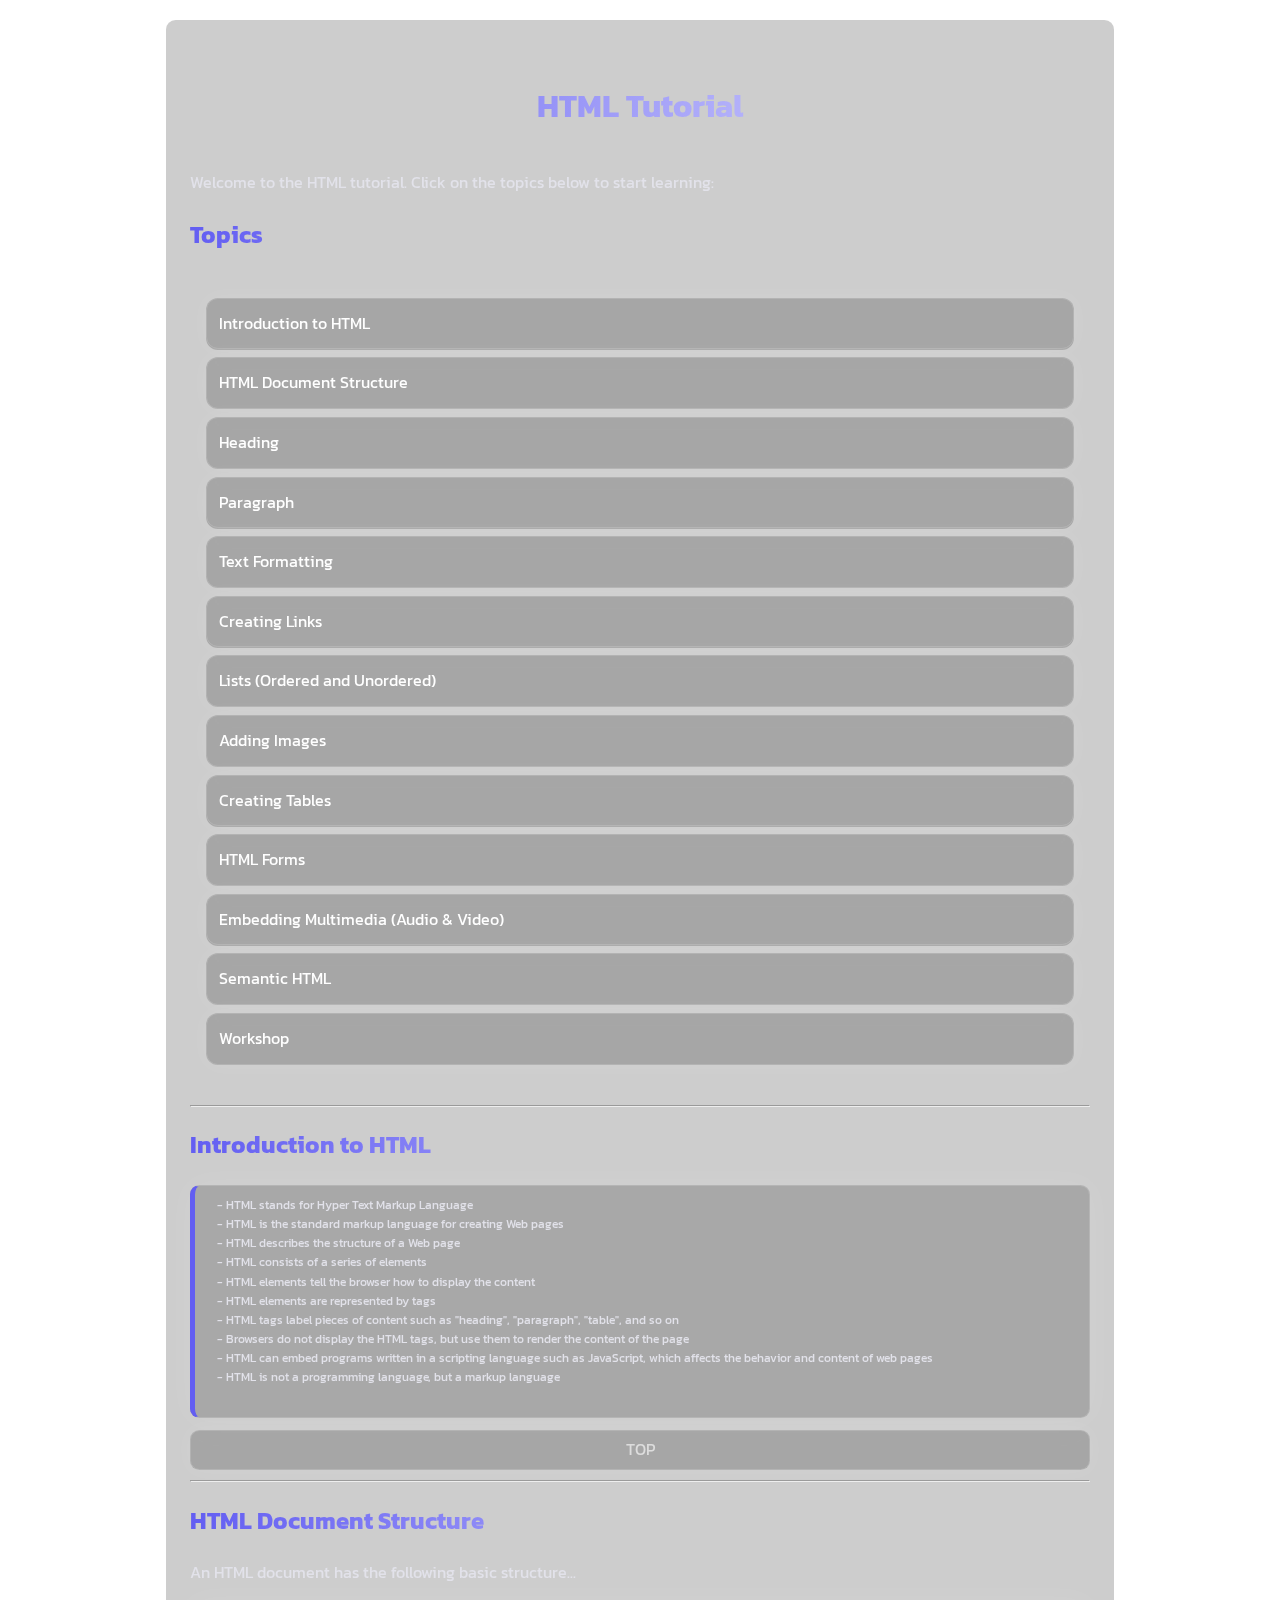
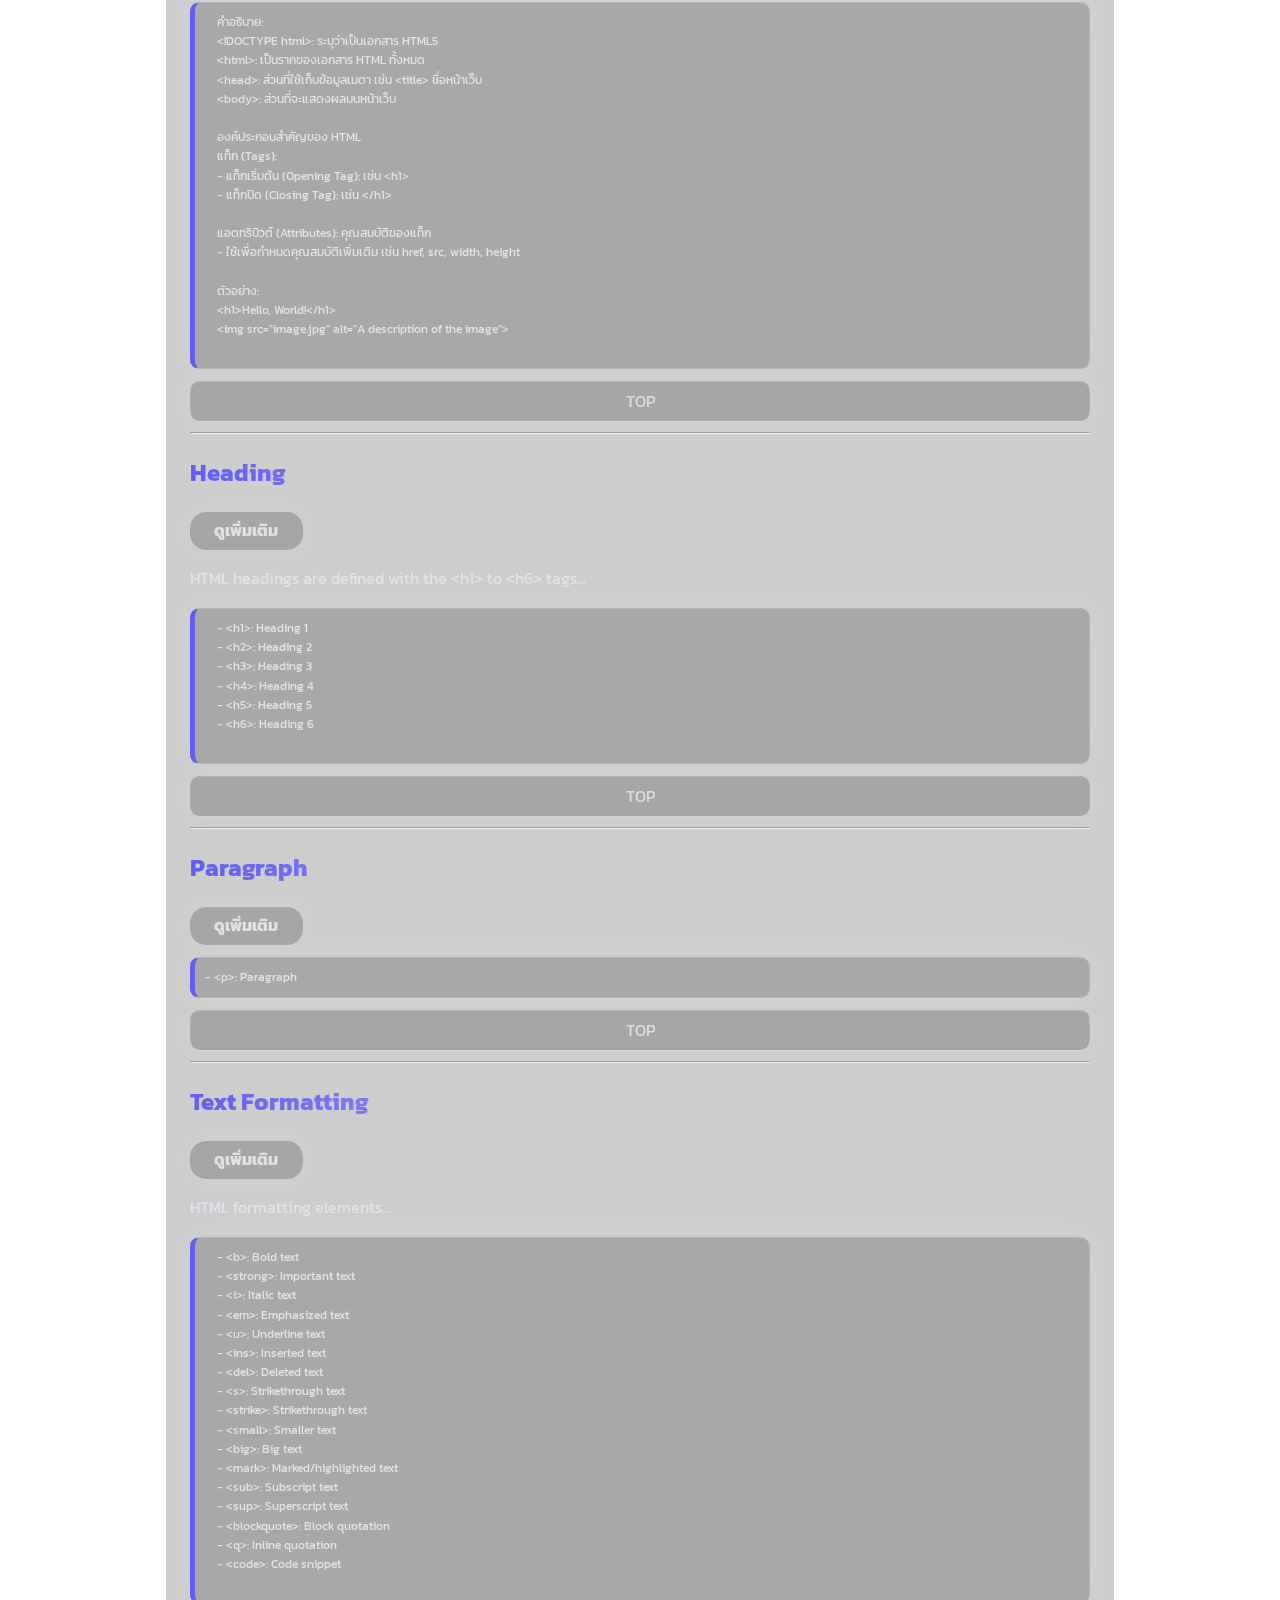
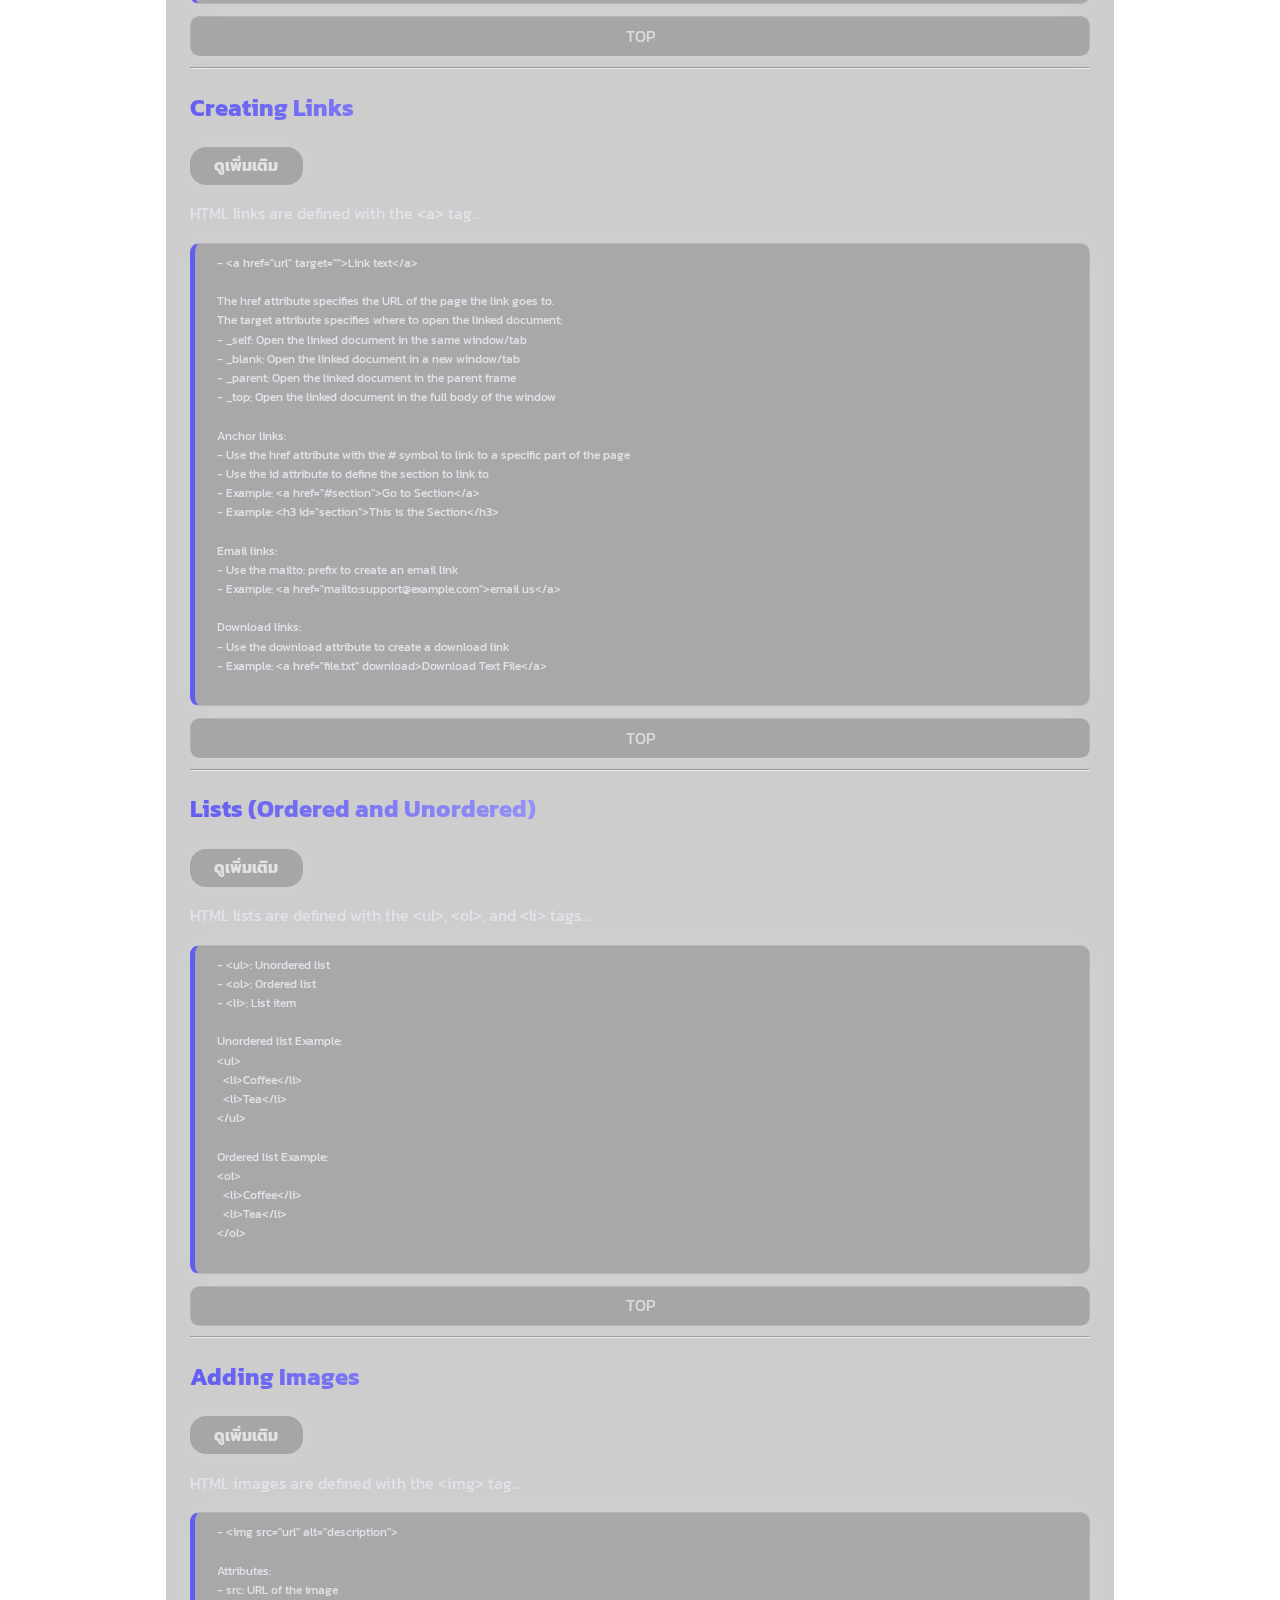
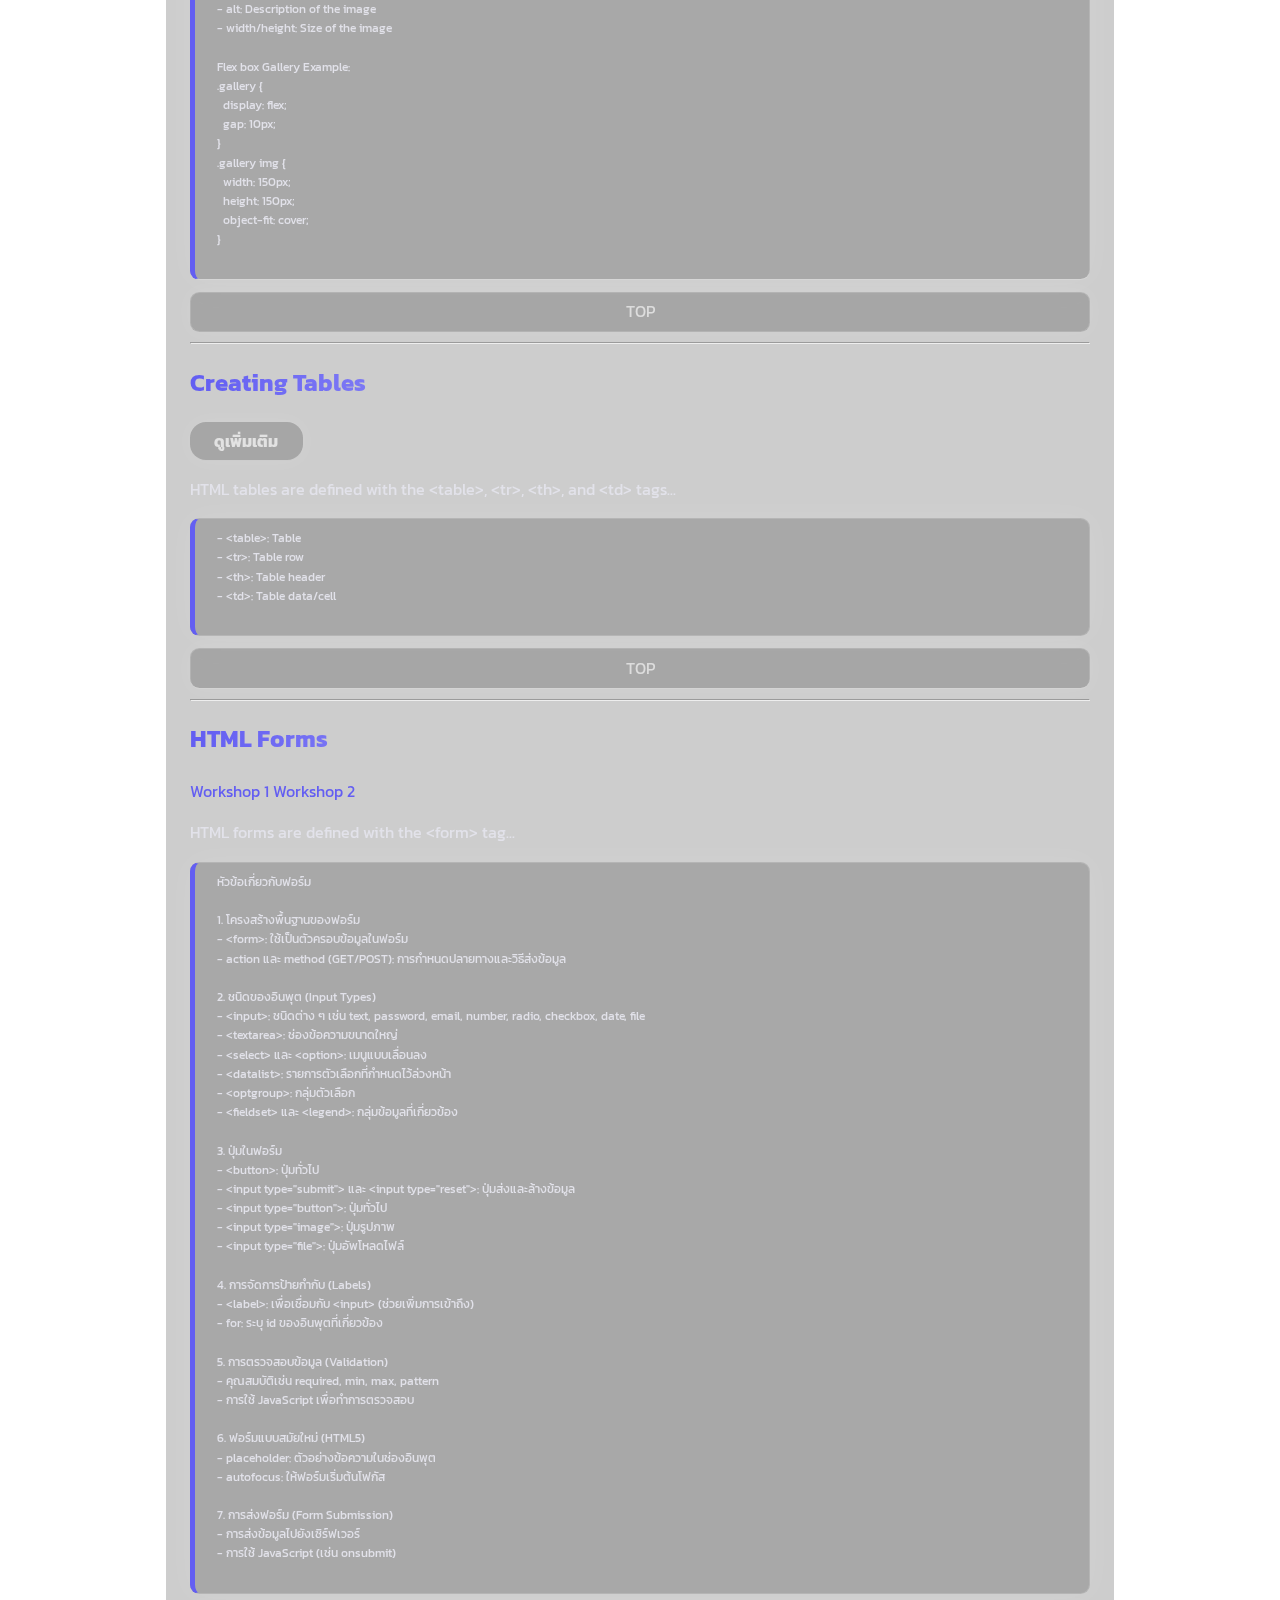
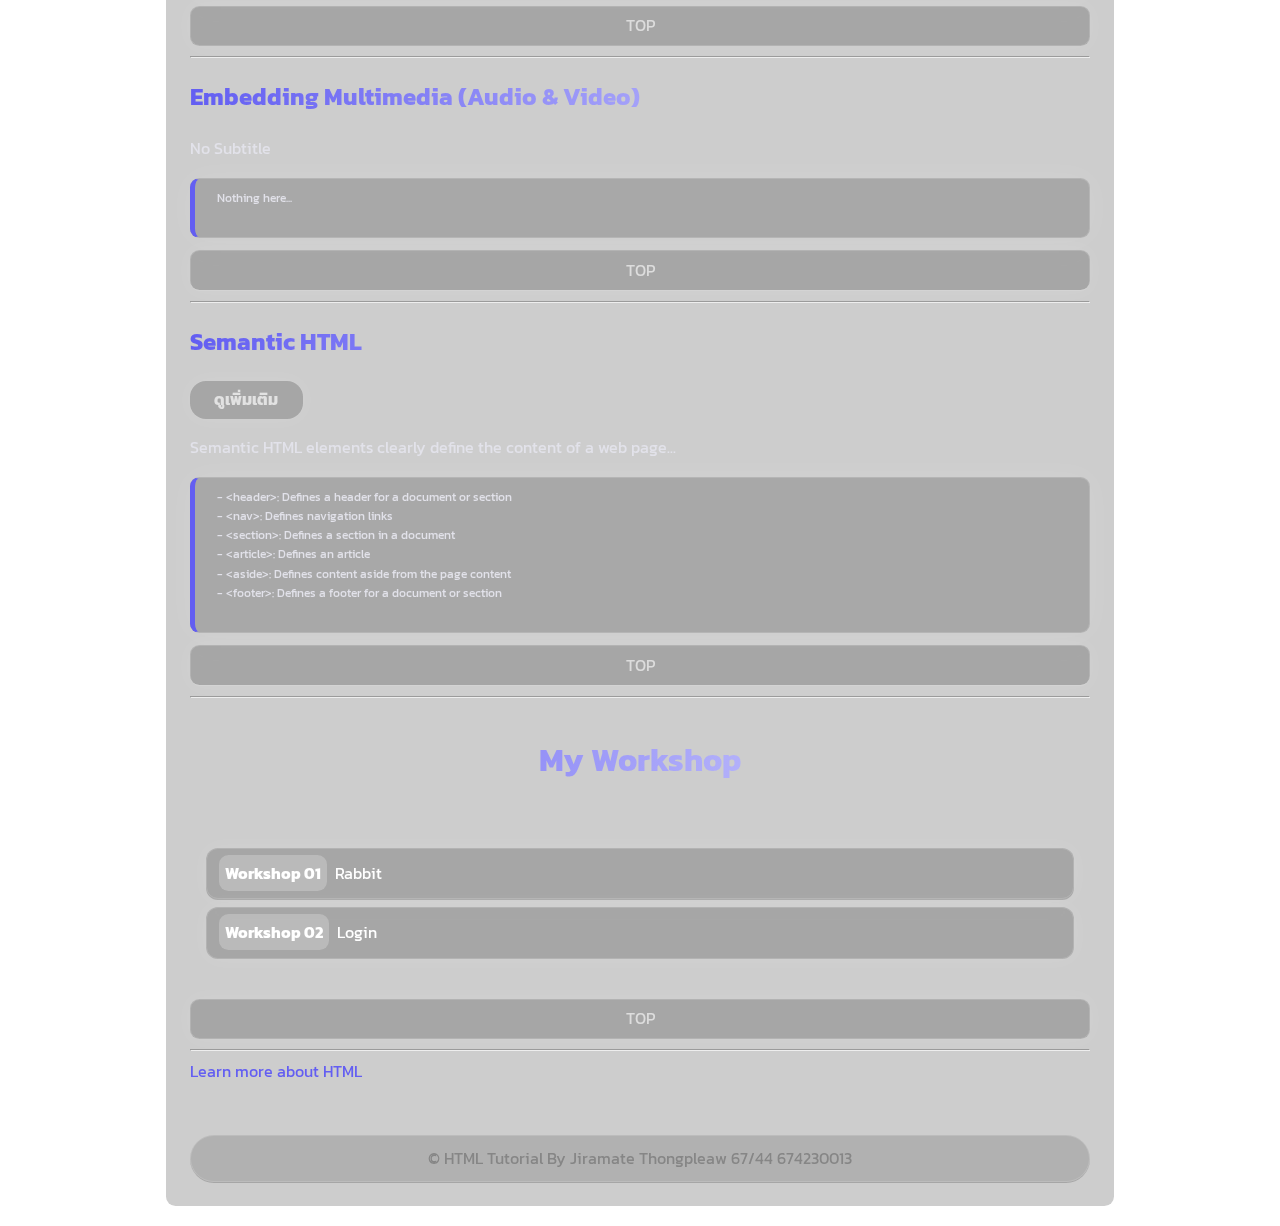
<file: index.html>
<!DOCTYPE html>
<html lang="en">
  <head>
    <meta charset="UTF-8" />
    <meta name="viewport" content="width=device-width, initial-scale=1.0" />
    <title>HTML Tutorial</title>
    <link rel="stylesheet" href="style.css">
  </head>
  <body>
    <div class="container">
      
    <h1 id="top">HTML Tutorial</h1>
    <p>
      Welcome to the HTML tutorial. Click on the topics below to start learning:
    </p>
    <h2>Topics</h2>
    <ul class="topics">
        <li><a href="#introduction">Introduction to HTML</a></li>
        <li><a href="#structure">HTML Document Structure</a></li>
        <li><a href="#heading">Heading</a></li>
        <li><a href="#paragraph">Paragraph</a></li>
        <li><a href="#formatting">Text Formatting</a></li>
        <li><a href="#links">Creating Links</a></li>
        <li><a href="#lists">Lists (Ordered and Unordered)</a></li>
        <li><a href="#images">Adding Images</a></li>
        <li><a href="#tables">Creating Tables</a></li>
        <li><a href="#forms">HTML Forms</a></li>
        <li><a href="#embedding">Embedding Multimedia (Audio & Video)</a></li>
        <li><a href="#semantic">Semantic HTML</a></li>
        <li><a href="#workshop">Workshop</a></li>
    </ul>
    <hr>
    
    <h2 id="introduction">Introduction to HTML</h2>
    <pre>
    - HTML stands for Hyper Text Markup Language
    - HTML is the standard markup language for creating Web pages
    - HTML describes the structure of a Web page
    - HTML consists of a series of elements
    - HTML elements tell the browser how to display the content
    - HTML elements are represented by tags
    - HTML tags label pieces of content such as "heading", "paragraph", "table", and so on
    - Browsers do not display the HTML tags, but use them to render the content of the page
    - HTML can embed programs written in a scripting language such as JavaScript, which affects the behavior and content of web pages
    - HTML is not a programming language, but a markup language
    </pre>
    <a href="#top" class="topButton">TOP</a>
    <hr>

    <h2 id="structure">HTML Document Structure</h2>
    <p>An HTML document has the following basic structure...</p>
    <pre>
    คำอธิบาย:
    &lt;!DOCTYPE html&gt;: ระบุว่าเป็นเอกสาร HTML5
    &lt;html&gt;: เป็นรากของเอกสาร HTML ทั้งหมด
    &lt;head&gt;: ส่วนที่ใช้เก็บข้อมูลเมตา เช่น &lt;title&gt; ชื่อหน้าเว็บ
    &lt;body&gt;: ส่วนที่จะแสดงผลบนหน้าเว็บ

    องค์ประกอบสำคัญของ HTML
    แท็ก (Tags):
    - แท็กเริ่มต้น (Opening Tag): เช่น &lt;h1&gt;
    - แท็กปิด (Closing Tag): เช่น &lt;/h1&gt;

    แอตทริบิวต์ (Attributes): คุณสมบัติของแท็ก
    - ใช้เพื่อกำหนดคุณสมบัติเพิ่มเติม เช่น href, src, width, height

    ตัวอย่าง:
    &lt;h1&gt;Hello, World!&lt;/h1&gt;
    &lt;img src="image.jpg" alt="A description of the image"&gt;
    </pre>        
    <a href="#top" class="topButton">TOP</a>
    <hr>

    <h2 id="heading">Heading</h2>
    <a href="W03_01_heading.html" class="learnM">ดูเพิ่มเติม</a>
    <p>HTML headings are defined with the &lt;h1&gt; to &lt;h6&gt; tags...</p>
    <pre>
    - &lt;h1&gt;: Heading 1
    - &lt;h2&gt;: Heading 2
    - &lt;h3&gt;: Heading 3
    - &lt;h4&gt;: Heading 4
    - &lt;h5&gt;: Heading 5
    - &lt;h6&gt;: Heading 6
    </pre>
    <a href="#top" class="topButton">TOP</a>
    <hr>

    <h2 id="paragraph">Paragraph</h2>
    <a href="index.html" class="learnM">ดูเพิ่มเติม</a>
    <pre>- &lt;p&gt;: Paragraph</pre>
    <a href="#top" class="topButton">TOP</a>
    <hr>

    <h2 id="formatting">Text Formatting</h2>
    <a href="W03_02_formatting.html" class="learnM">ดูเพิ่มเติม</a>
    <p>HTML formatting elements...</p>
    <pre>
    - &lt;b&gt;: Bold text
    - &lt;strong&gt;: Important text
    - &lt;i&gt;: Italic text
    - &lt;em&gt;: Emphasized text
    - &lt;u&gt;: Underline text
    - &lt;ins&gt;: Inserted text
    - &lt;del&gt;: Deleted text
    - &lt;s&gt;: Strikethrough text
    - &lt;strike&gt;: Strikethrough text
    - &lt;small&gt;: Smaller text
    - &lt;big&gt;: Big text
    - &lt;mark&gt;: Marked/highlighted text
    - &lt;sub&gt;: Subscript text
    - &lt;sup&gt;: Superscript text
    - &lt;blockquote&gt;: Block quotation
    - &lt;q&gt;: Inline quotation
    - &lt;code&gt;: Code snippet
    </pre>
    <a href="#top" class="topButton">TOP</a>
    <hr>

    <h2 id="links">Creating Links</h2>
    <a href="index.html" class="learnM">ดูเพิ่มเติม</a>
    <p>HTML links are defined with the &lt;a&gt; tag...</p>
    <pre>
    - &lt;a href="url" target=""&gt;Link text&lt;/a&gt;
    
    The href attribute specifies the URL of the page the link goes to.
    The target attribute specifies where to open the linked document:
    - _self: Open the linked document in the same window/tab
    - _blank: Open the linked document in a new window/tab
    - _parent: Open the linked document in the parent frame
    - _top: Open the linked document in the full body of the window
    
    Anchor links:
    - Use the href attribute with the # symbol to link to a specific part of the page
    - Use the id attribute to define the section to link to
    - Example: &lt;a href="#section"&gt;Go to Section&lt;/a&gt;
    - Example: &lt;h3 id="section"&gt;This is the Section&lt;/h3&gt;
    
    Email links:
    - Use the mailto: prefix to create an email link
    - Example: &lt;a href="mailto:support@example.com"&gt;email us&lt;/a&gt;
    
    Download links:
    - Use the download attribute to create a download link
    - Example: &lt;a href="file.txt" download&gt;Download Text File&lt;/a&gt;
    </pre>
    <a href="#top" class="topButton">TOP</a>
    <hr>

    <h2 id="lists">Lists (Ordered and Unordered)</h2>
    <a href="index.html" class="learnM">ดูเพิ่มเติม</a>
    <p>HTML lists are defined with the &lt;ul&gt;, &lt;ol&gt;, and &lt;li&gt; tags...</p>
    <pre>
    - &lt;ul&gt;: Unordered list
    - &lt;ol&gt;: Ordered list
    - &lt;li&gt;: List item
    
    Unordered list Example:
    &lt;ul&gt;
      &lt;li&gt;Coffee&lt;/li&gt;
      &lt;li&gt;Tea&lt;/li&gt;
    &lt;/ul&gt;
    
    Ordered list Example:
    &lt;ol&gt;
      &lt;li&gt;Coffee&lt;/li&gt;
      &lt;li&gt;Tea&lt;/li&gt;
    &lt;/ol&gt;
    </pre>
    <a href="#top" class="topButton">TOP</a>
    <hr>

    <h2 id="images">Adding Images</h2>
    <a href="index.html" class="learnM">ดูเพิ่มเติม</a>
    <p>HTML images are defined with the &lt;img&gt; tag...</p>
    <pre>
    - &lt;img src="url" alt="description"&gt;
    
    Attributes:
    - src: URL of the image
    - alt: Description of the image
    - width/height: Size of the image
    
    Flex box Gallery Example:
    .gallery {
      display: flex;
      gap: 10px;
    }
    .gallery img {
      width: 150px;
      height: 150px;
      object-fit: cover;
    }
    </pre>
    <a href="#top" class="topButton">TOP</a>
    <hr>

    <h2 id="tables">Creating Tables</h2>
    <a href="index.html" class="learnM">ดูเพิ่มเติม</a>
    <p>HTML tables are defined with the &lt;table&gt;, &lt;tr&gt;, &lt;th&gt;, and &lt;td&gt; tags...</p>
    <pre>
    - &lt;table&gt;: Table
    - &lt;tr&gt;: Table row
    - &lt;th&gt;: Table header
    - &lt;td&gt;: Table data/cell
    </pre>
    <a href="#top" class="topButton">TOP</a>
    <hr>

    <h2 id="forms">HTML Forms</h2>
    <a href="index.html">Workshop 1</a>&nbsp;<a href="index.html">Workshop 2</a>
    <p>HTML forms are defined with the &lt;form&gt; tag...</p>
    <pre>
    หัวข้อเกี่ยวกับฟอร์ม
    
    1. โครงสร้างพื้นฐานของฟอร์ม
    - &lt;form&gt;: ใช้เป็นตัวครอบข้อมูลในฟอร์ม
    - action และ method (GET/POST): การกำหนดปลายทางและวิธีส่งข้อมูล
    
    2. ชนิดของอินพุต (Input Types)
    - &lt;input&gt;: ชนิดต่าง ๆ เช่น text, password, email, number, radio, checkbox, date, file
    - &lt;textarea&gt;: ช่องข้อความขนาดใหญ่
    - &lt;select&gt; และ &lt;option&gt;: เมนูแบบเลื่อนลง
    - &lt;datalist&gt;: รายการตัวเลือกที่กำหนดไว้ล่วงหน้า
    - &lt;optgroup&gt;: กลุ่มตัวเลือก
    - &lt;fieldset&gt; และ &lt;legend&gt;: กลุ่มข้อมูลที่เกี่ยวข้อง
    
    3. ปุ่มในฟอร์ม
    - &lt;button&gt;: ปุ่มทั่วไป
    - &lt;input type="submit"&gt; และ &lt;input type="reset"&gt;: ปุ่มส่งและล้างข้อมูล
    - &lt;input type="button"&gt;: ปุ่มทั่วไป
    - &lt;input type="image"&gt;: ปุ่มรูปภาพ
    - &lt;input type="file"&gt;: ปุ่มอัพโหลดไฟล์
    
    4. การจัดการป้ายกำกับ (Labels)
    - &lt;label&gt;: เพื่อเชื่อมกับ &lt;input&gt; (ช่วยเพิ่มการเข้าถึง)
    - for: ระบุ id ของอินพุตที่เกี่ยวข้อง
    
    5. การตรวจสอบข้อมูล (Validation)
    - คุณสมบัติเช่น required, min, max, pattern
    - การใช้ JavaScript เพื่อทำการตรวจสอบ
    
    6. ฟอร์มแบบสมัยใหม่ (HTML5)
    - placeholder: ตัวอย่างข้อความในช่องอินพุต
    - autofocus: ให้ฟอร์มเริ่มต้นโฟกัส
    
    7. การส่งฟอร์ม (Form Submission)
    - การส่งข้อมูลไปยังเซิร์ฟเวอร์
    - การใช้ JavaScript (เช่น onsubmit)
    </pre>
    <a href="#top" class="topButton">TOP</a>
    <hr>

    <h2 id="embedding">Embedding Multimedia (Audio & Video)</h2>
    <p>No Subtitle</p>
    <pre>
    Nothing here...
    </pre>
    <a href="#top" class="topButton">TOP</a>
    <hr>

    <h2 id="semantic">Semantic HTML</h2>
    <a href="index.html" class="learnM">ดูเพิ่มเติม</a>
    <p>Semantic HTML elements clearly define the content of a web page...</p>
    <pre>
    - &lt;header&gt;: Defines a header for a document or section
    - &lt;nav&gt;: Defines navigation links
    - &lt;section&gt;: Defines a section in a document
    - &lt;article&gt;: Defines an article
    - &lt;aside&gt;: Defines content aside from the page content
    - &lt;footer&gt;: Defines a footer for a document or section
    </pre>
    <a href="#top" class="topButton">TOP</a>
    <hr>
    <h1 id="workshop">My Workshop</h1>
    <ul class="topics">
      <li><a href=""><span class="hi-title">Workshop 01</span>Rabbit</a></li>
      <li><a href=""><span class="hi-title">Workshop 02</span>Login</a></li>
    </ul>
    <a href="#top" class="topButton">TOP</a>
    <hr>
    <a href="https://www.w3schools.com/html/">Learn more about HTML</a>
    <footer>&copy; HTML Tutorial By Jiramate Thongpleaw 67/44 674230013</footer>
    </div>
    
  </body>
</html>
</file>
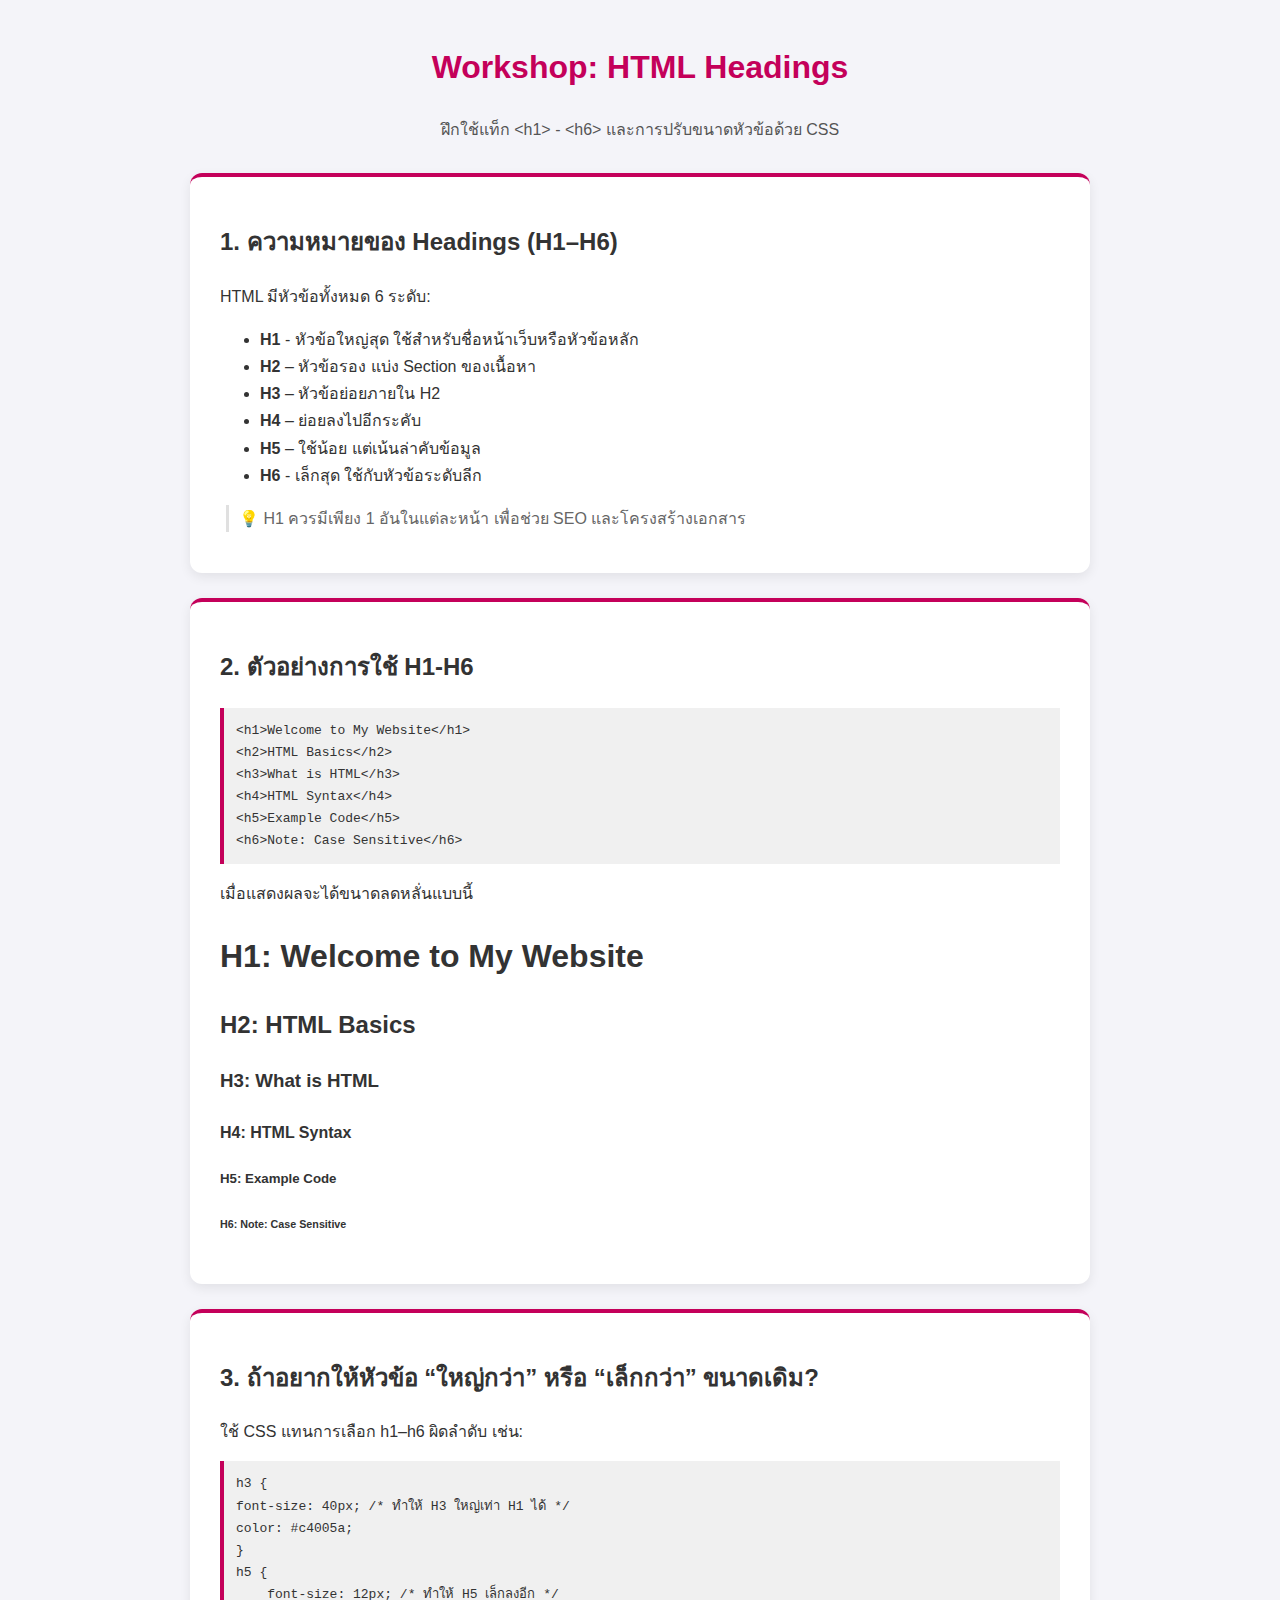
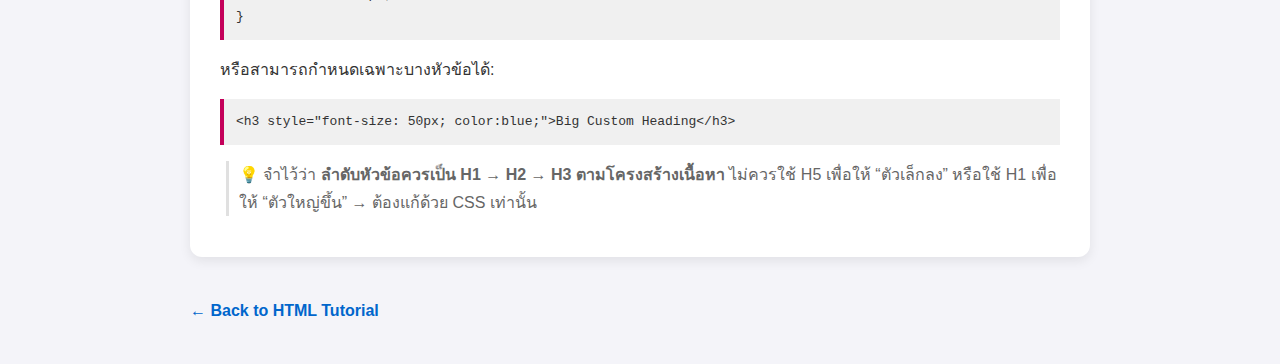
<file: W03_01_heading.html>
<!DOCTYPE html>
<html lang="en">
  <head>
    <meta charset="UTF-8" />
    <meta name="viewport" content="width=device-width, initial-scale=1.0" />
    <title>Heading</title>
    <style>
      body {
        font-family: Arial, sans-serif;
        background-color: #f4f4f9;
        line-height: 1.7;
        color: #333;
      }

      .container {
        max-width: 900px;
        margin: 40px auto;
      }

      .title {
        text-align: center;
        color: #c4005a;
      }

      .subtitle {
        text-align: center;
        color: #555;
        margin-bottom: 30px;
      }

      .card {
        background-color: #fff;
        border-top: 4px solid #c4005a;
        box-shadow: 0 4px 12px rgba(0, 0, 0, 0.08);
        padding: 25px 30px;
        border-radius: 12px;
        margin-bottom: 25px;
      }

      .note {
        margin-left: 6px;
        border-left: 3px solid #e0e0e0;
        color: #666;
        padding-left: 10px;
      }

      .note::before {
        content: "💡 ";
      }

      pre {
        background-color: #f0f0f0;
        padding: 12px;
        border-left: 4px solid #c4005a;
        overflow-x: auto;
      }

      .back-link {
        display: inline-block;
        margin-top: 15px;
        text-decoration: none;
        color: #0066cc;
        font-weight: bold; 
      }

      .back-link:hover {
        text-decoration: underline;
      }
    </style>
  </head>
  <body>
    <div class="container">
      <h1 class="title">Workshop: HTML Headings</h1>
      <p class="subtitle">
        ฝึกใช้แท็ก &lt;h1&gt; - &lt;h6&gt; และการปรับขนาดหัวข้อด้วย CSS
      </p>
      <!-- Section 1 -->
      <section class="card">
        <h2>1. ความหมายของ Headings (H1–H6)</h2>
        <p>HTML มีหัวข้อทั้งหมด 6 ระดับ:</p>
        <ul>
          <li>
            <b>H1</b> - หัวข้อใหญ่สุด ใช้สําหรับชื่อหน้าเว็บหรือหัวข้อหลัก
          </li>
          <li><b>H2</b> – หัวข้อรอง แบ่ง Section ของเนื้อหา</li>
          <li><b>H3</b> – หัวข้อย่อยภายใน H2</li>
          <li><b>H4</b> – ย่อยลงไปอีกระคับ</li>
          <li><b>H5</b> – ใช้น้อย แต่เน้นล่าคับข้อมูล</li>
          <li><b>H6</b> - เล็กสุด ใช้กับหัวข้อระดับลีก</li>
        </ul>
        <p class="note">
          H1 ควรมีเพียง 1 อันในแต่ละหน้า เพื่อช่วย SEO และโครงสร้างเอกสาร
        </p>
      </section>
      <!-- Section 2 -->
      <section class="card">
        <h2>2. ตัวอย่างการใช้ H1-H6</h2>
        <pre>
&lt;h1&gt;Welcome to My Website&lt;/h1&gt;
&lt;h2&gt;HTML Basics&lt;/h2&gt;
&lt;h3&gt;What is HTML&lt;/h3&gt;
&lt;h4&gt;HTML Syntax&lt;/h4&gt;
&lt;h5&gt;Example Code&lt;/h5&gt;
&lt;h6&gt;Note: Case Sensitive&lt;/h6&gt;</pre
        >
        <p>เมื่อแสดงผลจะได้ขนาดลดหลั่นแบบนี้</p>
        <h1>H1: Welcome to My Website</h1>
        <h2>H2: HTML Basics</h2>
        <h3>H3: What is HTML</h3>
        <h4>H4: HTML Syntax</h4>
        <h5>H5: Example Code</h5>
        <h6>H6: Note: Case Sensitive</h6>
      </section>
      <!-- Section 3 -->
      <section class="card">
        <h2>3. ถ้าอยากให้หัวข้อ “ใหญ่กว่า” หรือ “เล็กกว่า” ขนาดเดิม?</h2>
        <p>ใช้ CSS แทนการเลือก h1–h6 ผิดลำดับ เช่น:</p>
        <pre>
h3 { 
font-size: 40px; /* ทำให้ H3 ใหญ่เท่า H1 ได้ */ 
color: #c4005a; 
} 
h5 { 
    font-size: 12px; /* ทำให้ H5 เล็กลงอีก */ 
} </pre
        >
        <p>หรือสามารถกำหนดเฉพาะบางหัวข้อได้:</p>
        <pre>
&lt;h3 style="font-size: 50px; color:blue;"&gt;Big Custom Heading&lt;/h3&gt;</pre
        >
        <p class="note">
          จำไว้ว่า
          <b>ลำดับหัวข้อควรเป็น H1 → H2 → H3 ตามโครงสร้างเนื้อหา</b> ไม่ควรใช้
          H5 เพื่อให้ “ตัวเล็กลง” หรือใช้ H1 เพื่อให้ “ตัวใหญ่ขึ้น” →
          ต้องแก้ด้วย CSS เท่านั้น
        </p>
      </section>
      <a class="back-link" href="index.html"> &larr; Back to HTML Tutorial</a>
    </div>
  </body>
</html>
</file>
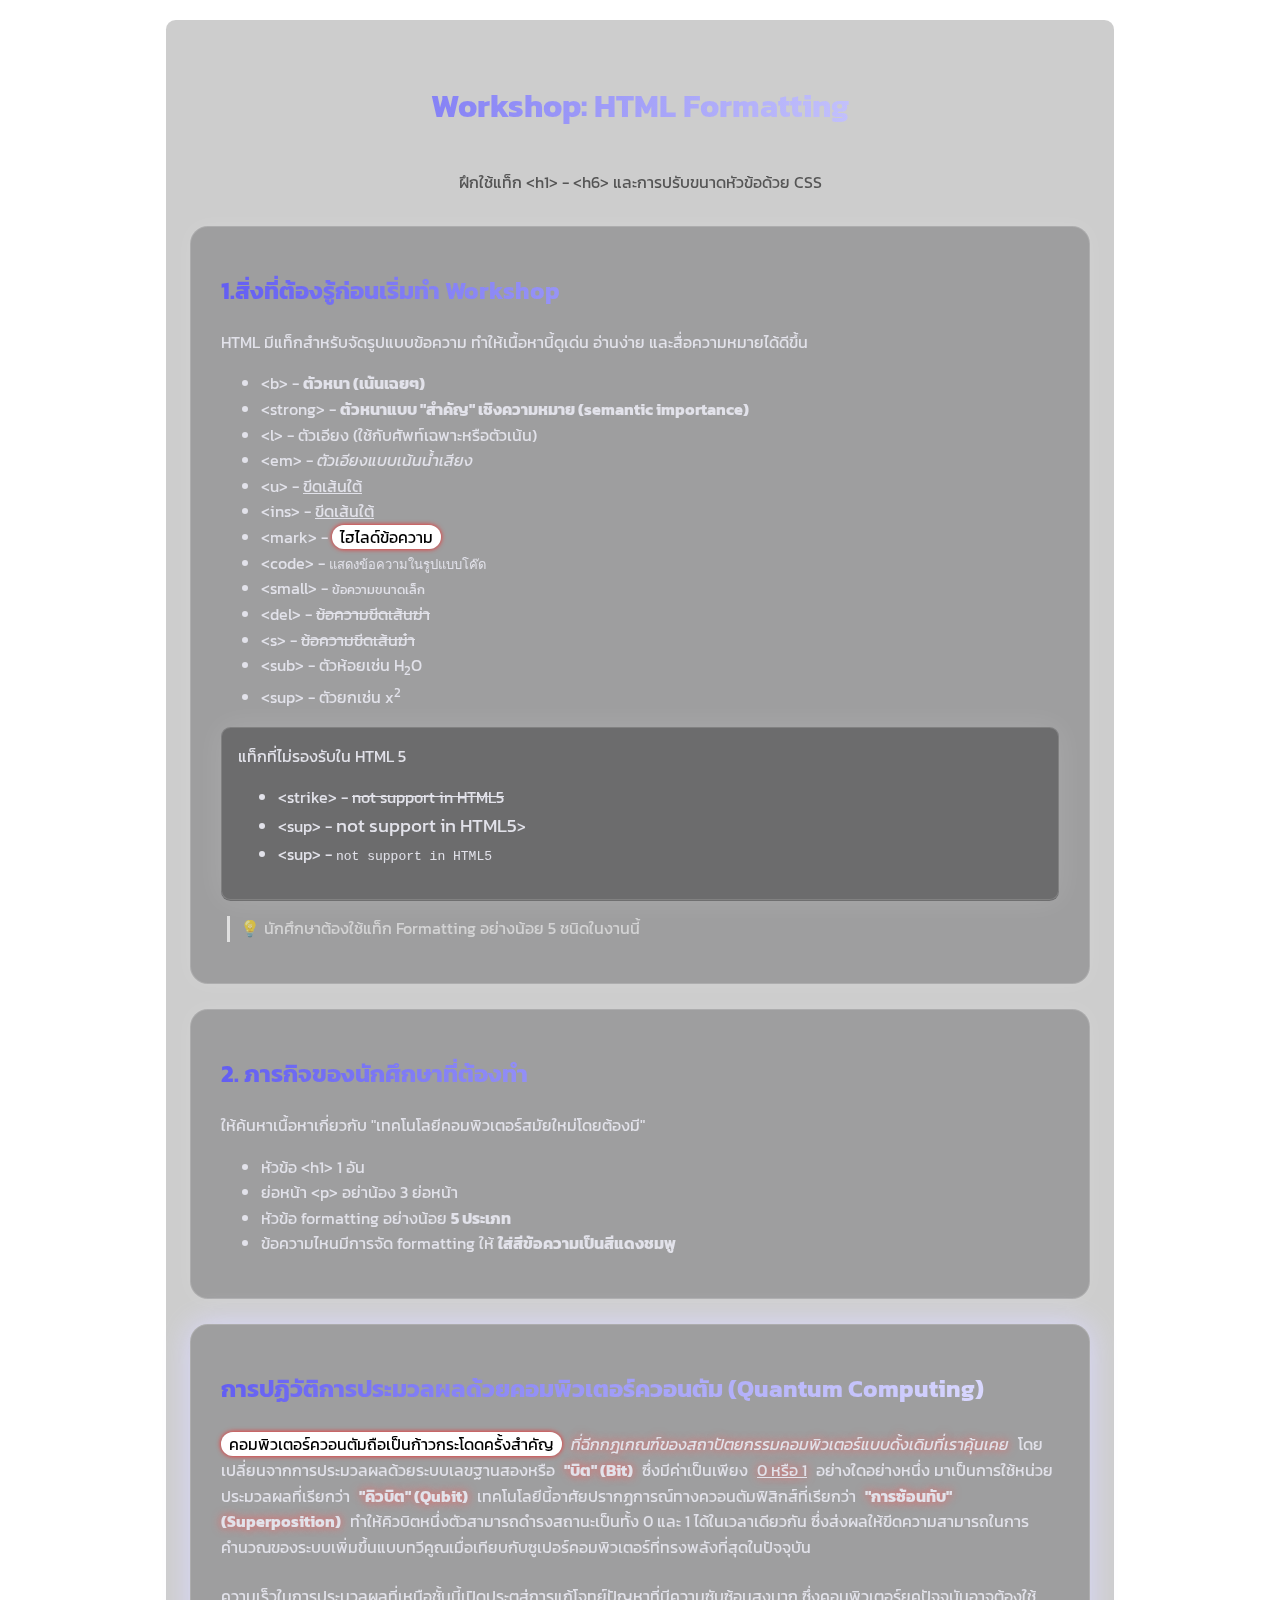
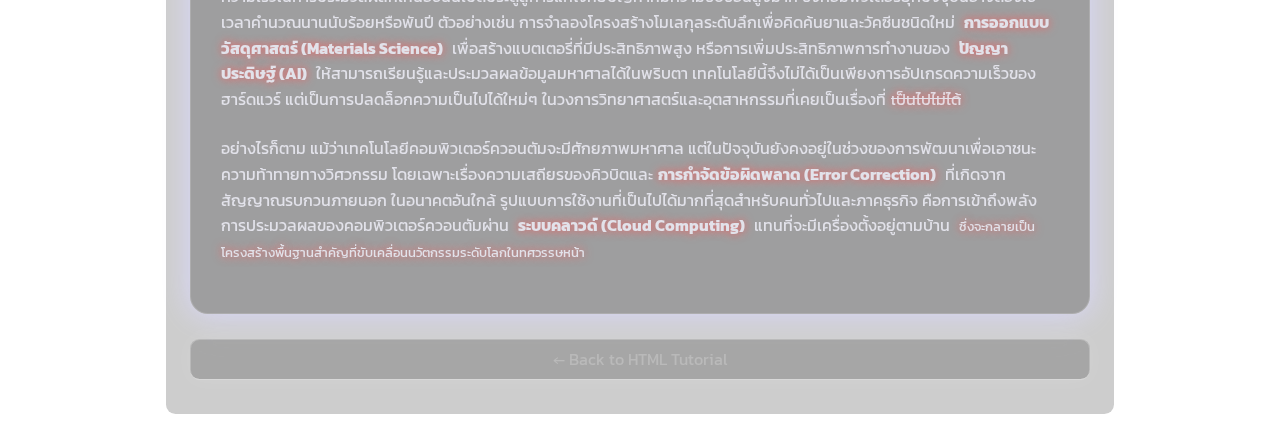
<file: W03_02_formatting.html>
<!DOCTYPE html>
<html lang="en">
  <head>
    <meta charset="UTF-8" />
    <meta name="viewport" content="width=device-width, initial-scale=1.0" />
    <title>Formatting</title>
    <link rel="stylesheet" href="style.css" />
  </head>
  <body>
    <div class="container">
      <h1 class="title">Workshop: HTML Formatting</h1>
      <p class="subtitle">
        ฝึกใช้แท็ก &lt;h1&gt; - &lt;h6&gt; และการปรับขนาดหัวข้อด้วย CSS
      </p>
      <!-- Card 1 -->
      <section class="card">
        <h2>1.สิ่งที่ต้องรู้ก่อนเริ่มทำ Workshop</h2>
        <p>
          HTML มีแท็กสำหรับจัดรูปแบบข้อความ ทำให้เนื้อหานี้ดูเด่น อ่านง่าย
          และสื่อความหมายได้ดีขึ้น
        </p>
        <ul>
          <li>&lt;b&gt; - <b>ตัวหนา (เน้นเฉยๆ)</b></li>
          <li>
            &lt;strong&gt; -
            <strong
              >ตัวหนาแบบ "สำคัญ" เชิงความหมาย (semantic importance)</strong
            >
          </li>
          <li>&lt;l&gt; - <l>ตัวเอียง (ใช้กับศัพท์เฉพาะหรือตัวเน้น)</l></li>
          <li>&lt;em&gt; - <em>ตัวเอียงแบบเน้นน้ำเสียง</em></li>
          <li>&lt;u&gt; - <u>ขีดเส้นใต้</u></li>
          <li>&lt;ins&gt; - <ins>ขีดเส้นใต้</ins></li>
          <li>&lt;mark&gt; - <mark>ไฮไลด์ข้อความ</mark></li>
          <li>&lt;code&gt; - <code>แสดงข้อความในรูปแบบโค๊ด</code></li>
          <li>&lt;small&gt; - <small>ข้อความขนาดเล็ก</small></li>
          <li>&lt;del&gt; - <del>ข้อความขีดเส้นฆ่า</del></li>
          <li>&lt;s&gt; - <s>ข้อความขีดเส้นฆ๋า</s></li>
          <li>&lt;sub&gt; - ตัวห้อยเช่น H<sub>2</sub>O</li>
          <li>&lt;sup&gt; - ตัวยกเช่น x<sup>2</sup></li>
        </ul>
        <div class="text-box">
          แท็กที่ไม่รองรับใน HTML 5
          <ul>
            <li>&lt;strike&gt; - <strike>not support in HTML5</strike></li>
            <li>&lt;sup&gt; - <big>not support in HTML5</big>></li>
            <li>&lt;sup&gt; - <tt>not support in HTML5</tt></li>
          </ul>
        </div>
        <p class="note">
          นักศึกษาต้องใช้แท็ก Formatting อย่างน้อย 5 ชนิดในงานนี้
        </p>
      </section>
      <!-- Card 2 -->
      <section class="card">
        <h2>2. ภารกิจของนักศึกษาที่ต้องทำ</h2>
        <p>ให้ค้นหาเนื้อหาเกี่ยวกับ "เทคโนโลยีคอมพิวเตอร์สมัยใหม่โดยต้องมี"</p>
          <ul>
            <li>หัวข้อ &lt;h1&gt; 1 อัน</li>
            <li>ย่อหน้า &lt;p&gt; อย่าน้อง 3 ย่อหน้า</li>
            <li>หัวข้อ formatting อย่างน้อย <b>5 ประเภท</b></li>
            <li>ข้อความไหนมีการจัด formatting ให้ <b>ใส่สีข้อความเป็นสีแดงชมพู</b></li>
          </ul>
      </section>
      <!-- Card 3 -->
      <section class="card module-highlight">
        <h2>การปฏิวัติการประมวลผลด้วยคอมพิวเตอร์ควอนตัม (Quantum Computing)</h2>
        <p class="yorna"><mark>คอมพิวเตอร์ควอนตัมถือเป็นก้าวกระโดดครั้งสำคัญ</mark> <em>ที่ฉีกกฎเกณฑ์ของสถาปัตยกรรมคอมพิวเตอร์แบบดั้งเดิมที่เราคุ้นเคย</em> โดยเปลี่ยนจากการประมวลผลด้วยระบบเลขฐานสองหรือ <b>"บิต" (Bit)</b> ซึ่งมีค่าเป็นเพียง <u>0 หรือ 1</u> อย่างใดอย่างหนึ่ง มาเป็นการใช้หน่วยประมวลผลที่เรียกว่า <b>"คิวบิต" (Qubit)</b> เทคโนโลยีนี้อาศัยปรากฏการณ์ทางควอนตัมฟิสิกส์ที่เรียกว่า <b>"การซ้อนทับ" (Superposition)</b> ทำให้คิวบิตหนึ่งตัวสามารถดำรงสถานะเป็นทั้ง 0 และ 1 ได้ในเวลาเดียวกัน ซึ่งส่งผลให้ขีดความสามารถในการคำนวณของระบบเพิ่มขึ้นแบบทวีคูณเมื่อเทียบกับซูเปอร์คอมพิวเตอร์ที่ทรงพลังที่สุดในปัจจุบัน</p>
        <p class="yorna">ความเร็วในการประมวลผลที่เหนือชั้นนี้เปิดประตูสู่การแก้โจทย์ปัญหาที่มีความซับซ้อนสูงมาก ซึ่งคอมพิวเตอร์ยุคปัจจุบันอาจต้องใช้เวลาคำนวณนานนับร้อยหรือพันปี ตัวอย่างเช่น การจำลองโครงสร้างโมเลกุลระดับลึกเพื่อคิดค้นยาและวัคซีนชนิดใหม่ <b>การออกแบบวัสดุศาสตร์ (Materials Science)</b> เพื่อสร้างแบตเตอรี่ที่มีประสิทธิภาพสูง หรือการเพิ่มประสิทธิภาพการทำงานของ <b>ปัญญาประดิษฐ์ (AI)</b> ให้สามารถเรียนรู้และประมวลผลข้อมูลมหาศาลได้ในพริบตา เทคโนโลยีนี้จึงไม่ได้เป็นเพียงการอัปเกรดความเร็วของฮาร์ดแวร์ แต่เป็นการปลดล็อกความเป็นไปได้ใหม่ๆ ในวงการวิทยาศาสตร์และอุตสาหกรรมที่เคยเป็นเรื่องที่<s>เป็นไปไม่ได้</s></p>
        <p class="yorna">อย่างไรก็ตาม แม้ว่าเทคโนโลยีคอมพิวเตอร์ควอนตัมจะมีศักยภาพมหาศาล แต่ในปัจจุบันยังคงอยู่ในช่วงของการพัฒนาเพื่อเอาชนะความท้าทายทางวิศวกรรม โดยเฉพาะเรื่องความเสถียรของคิวบิตและ<b>การกำจัดข้อผิดพลาด (Error Correction)</b> ที่เกิดจากสัญญาณรบกวนภายนอก ในอนาคตอันใกล้ รูปแบบการใช้งานที่เป็นไปได้มากที่สุดสำหรับคนทั่วไปและภาคธุรกิจ คือการเข้าถึงพลังการประมวลผลของคอมพิวเตอร์ควอนตัมผ่าน <b>ระบบคลาวด์ (Cloud Computing)</b> แทนที่จะมีเครื่องตั้งอยู่ตามบ้าน <small>ซึ่งจะกลายเป็นโครงสร้างพื้นฐานสำคัญที่ขับเคลื่อนนวัตกรรมระดับโลกในทศวรรษหน้า</small></p>
      </section>
      <a class="back-link" href="index.html"> &larr; Back to HTML Tutorial</a>
    </div>
  </body>
</html>
</file>
<file: style.css>
@import url("https://fonts.googleapis.com/css2?family=Kanit:ital,wght@0,100;0,200;0,300;0,400;0,500;0,600;0,700;0,800;0,900;1,100;1,200;1,300;1,400;1,500;1,600;1,700;1,800;1,900&display=swap");

body {
  font-family: "Kanit", sans-serif;
  color: #e2e2ea;
  line-height: 1.6;
  margin: 20px;
  background-image: url("https://images.rawpixel.com/image_800/cHJpdmF0ZS9sci9pbWFnZXMvd2Vic2l0ZS8yMDIzLTA4L3Jhd3BpeGVsb2ZmaWNlMjBfM2RfbW9kZXJuX3dhdmVfY3VydmVfYWJzdHJhY3RfaGFsZnRvbmVfZ3JhZGllbl8xZTJhY2M3Mi1jZTU3LTQ0NjItOGQzNS1lOTI4YzI5NzcxMTdfMS5qcGc.jpg");
  background-repeat: no-repeat;
  background-position: center;
  background-size: cover;
  background-attachment: fixed;
}

h1 {
  background: linear-gradient(
    90deg,
    rgb(99, 94, 242) 0%,
    rgb(229, 228, 255) 100%
  );
  background-clip: text;
  color: transparent;
  text-align: center;
  padding: 1rem;
  border-radius: 0.6rem;
}

h2 {
  background: linear-gradient(
    90deg,
    rgb(99, 94, 242) 0%,
    rgb(229, 228, 255) 100%
  );
  background-clip: text;
  color: transparent;
}

.topics {
  list-style-type: none;
  border-radius: 0.6rem;
  padding: 16px;
}

.topics li a {
  background: transparent;
  box-shadow: 0 0 20px #ffffff1c;
  text-decoration: none;
  color: #fff;
  display: block;
  border: 1px solid #ffffff25;
  backdrop-filter: blur(10px);
  margin: 8px 0;
  border-radius: 12px;
  padding: 12px;
  transition: 0.5s;
  width: auto;
}

ul li a:hover {
  background: #635ef2;
  background: linear-gradient(
    90deg,
    rgb(99, 94, 242) 0%,
    rgb(229, 228, 255) 100%
  );
  box-shadow: 0 0 100px #635ef2;
}

ul li a:hover {
  transform: scale(1.015);
}

pre {
  background: #ffffff07;
  border: 1px solid #ffffff25;
  backdrop-filter: blur(10px);
  border-left: #635ef2 5px solid;
  font-size: 12px;
  padding: 10px;
  border-radius: 0.6rem;
  box-shadow: 0px 0px 30px #ffffff1c;
  white-space: pre-wrap;
  word-wrap: break-word;
  font-family: "Kanit";
}

.text-box {
  background: #ffffff07;
  border: 1px solid #ffffff25;
  backdrop-filter: blur(10px);
  border-radius: 0.6rem;
  padding: 1rem;
  box-shadow: 0px 0px 30px #ffffff1c;
}

footer {
  background: #ffffff21;
  border: 1px solid #ffffff25;
  backdrop-filter: blur(10px);
  margin-top: 50px;
  padding: 10px;
  text-align: center;
  color: #868686;
  border-radius: 24px;
}

.topButton {
  display: block;
  box-sizing: border-box;
  border: 1px solid #ffffff25;
  backdrop-filter: blur(10px);
  color: #ffffff9d;
  padding: 0.4rem;
  background: transparent;
  box-shadow: 0 0 20px #ffffff1c;
  border-radius: 0.6rem;
  text-align: center;
  align-items: center;
  margin: 10px 0;
  transition: 0.2s;
}

.topButton:hover {
  background: linear-gradient(90deg, #ff5757 0%, #ffd0d0 100%);
  color: white;
  transform: scale(1.01);
  box-shadow: 0 0 100px #f25e5e;
}

a {
  text-decoration: none;
  color: #635ef2;
}

.container {
  background-color: #17171937;
  backdrop-filter: blur(50px);
  padding: 24px;
  border-radius: 0.6rem;
  max-width: 900px;
  margin: 0 auto;
}

.hi-title {
  background-color: #ffffff3a;
  padding: 6px;
  color: #ffffff;
  border-radius: 0.6rem;
  font-weight: bold;
  margin-right: 8px;
}

.learnM {
  display: block;
  color: #fff;
  background: transparent;
  box-shadow: 0 0 20px #ffffff1c;
  backdrop-filter: blur(10px);
  padding: 0.4rem;
  border-radius: 1rem;
  width: 100px;
  text-align: center;
  color: #ffffffae;
  font-weight: bold;
  transition: 0.2s;
}

.learnM:hover {
  background-color: #635ef2;
  box-shadow: 0 0 100px #635ef2;
  color: #fff;
  transform: scale(1.05);
}
.subtitle {
  text-align: center;
  color: #555;
  margin-bottom: 30px;
}

.card {
  background-color: #2b2b2c49;
  border: 1px solid #ffffff24;
  box-shadow: 0 0px 20px #ffffff1c;
  padding: 25px 30px;
  border-radius: 18px;
  margin-bottom: 25px;
}

.card.module-highlight {
  box-shadow: 0 0px 30px #dbd9ff;
}

.note {
  margin-left: 6px;
  border-left: 3px solid #e0e0e0;
  color: #ffffff8d;
  padding-left: 10px;
}

.note::before {
  content: "💡 ";
}

.back-link {
  display: block;
  box-sizing: border-box;
  background: transparent;
  box-shadow: 0 0 20px #ffffff1c;
  backdrop-filter: blur(10px);
  color: #ffffff37;

  padding: 0.4rem;
  border: 1px solid #ffffff39;
  border-radius: 0.6rem;
  text-align: center;
  align-items: center;
  margin: 10px 0;
  transition: 0.2s;
}

.back-link:hover {
  background: linear-gradient(90deg, #f25e5e 0%, #ffd0d0 100%);
  color: white;
  transform: scale(1.01);
  box-shadow: 0 0 100px #f25e5e;
}

.yorna {
  margin: 1.5rem 0;
}

mark {
  background-color: #ffffff;
  color: #000;
  border-radius: 1rem;
  padding: 0 8px;
  box-shadow: 0 0 5px #ff1e1e;
}

.card.module-highlight b, .card.module-highlight em, .card.module-highlight u, .card.module-highlight small, .card.module-highlight s {
  margin: 0 5px;
  text-shadow: 0 0 10px #ff5858;
}
</file>
